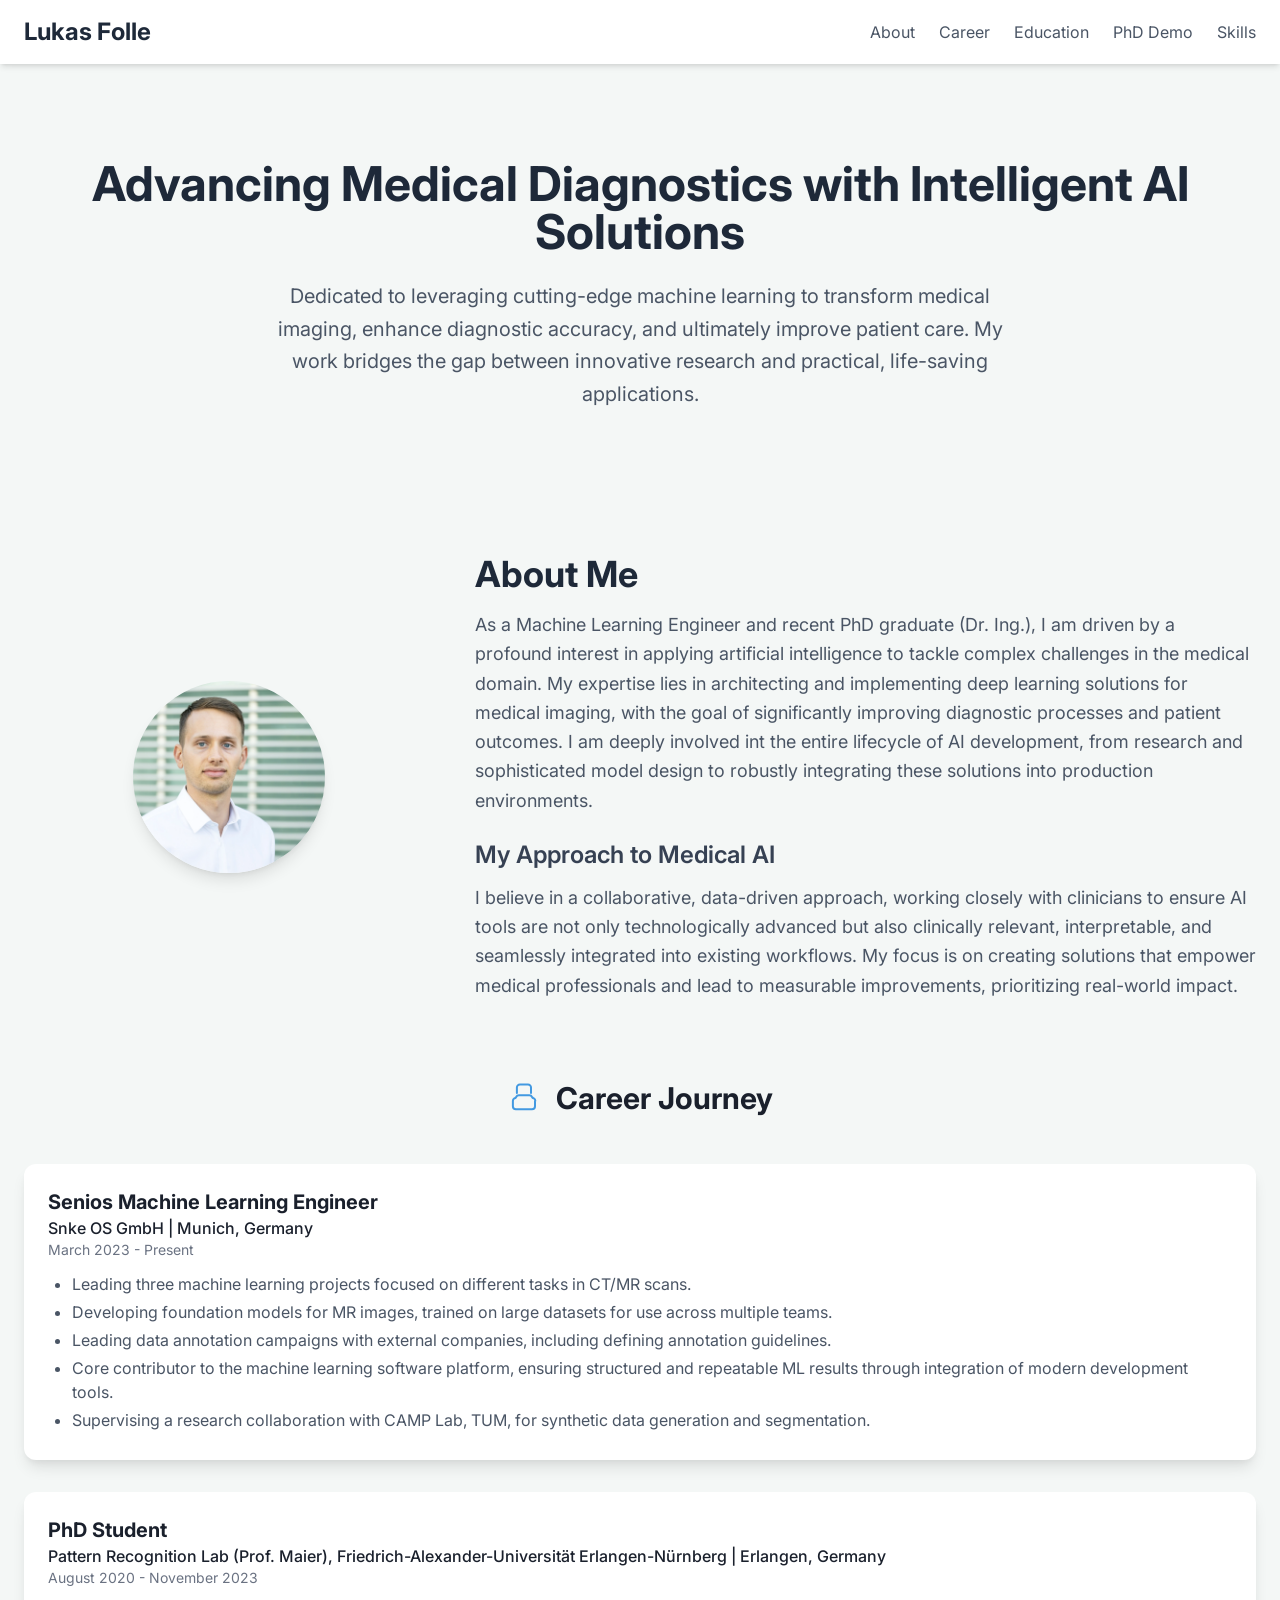
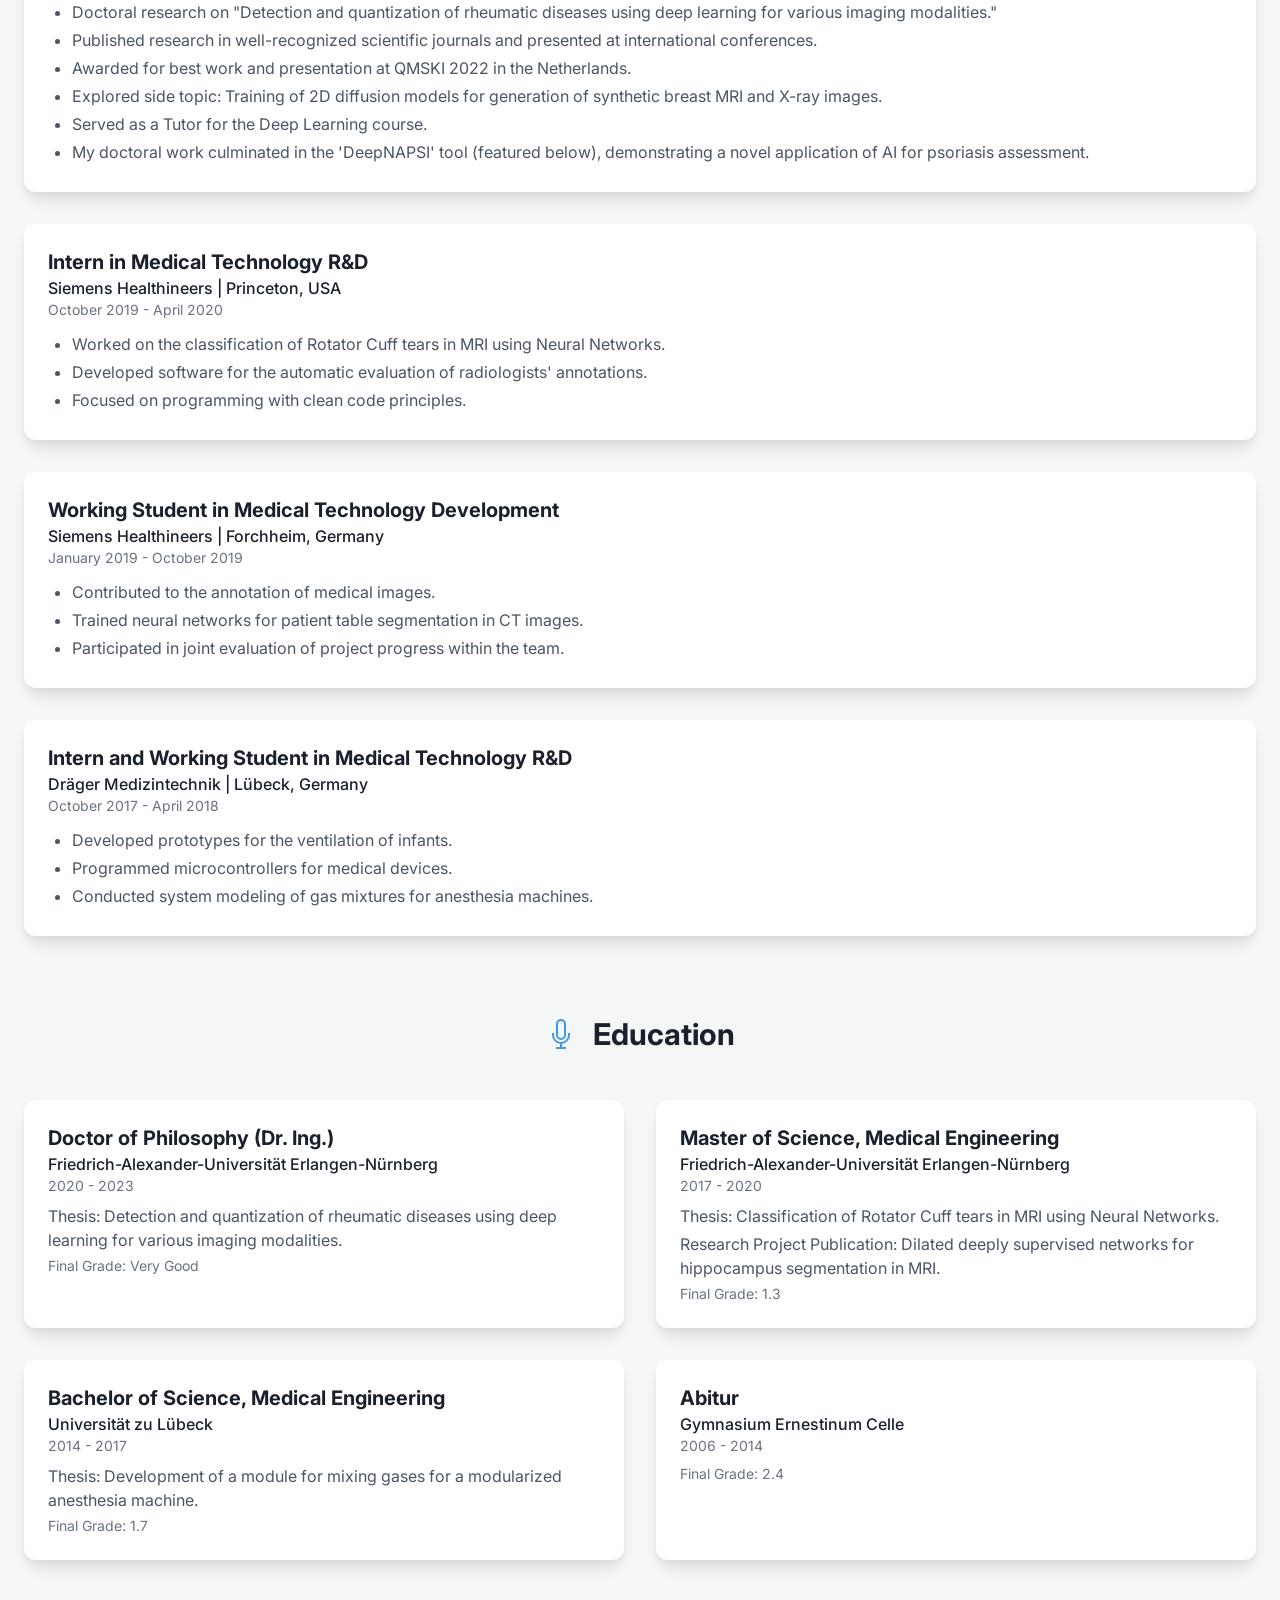
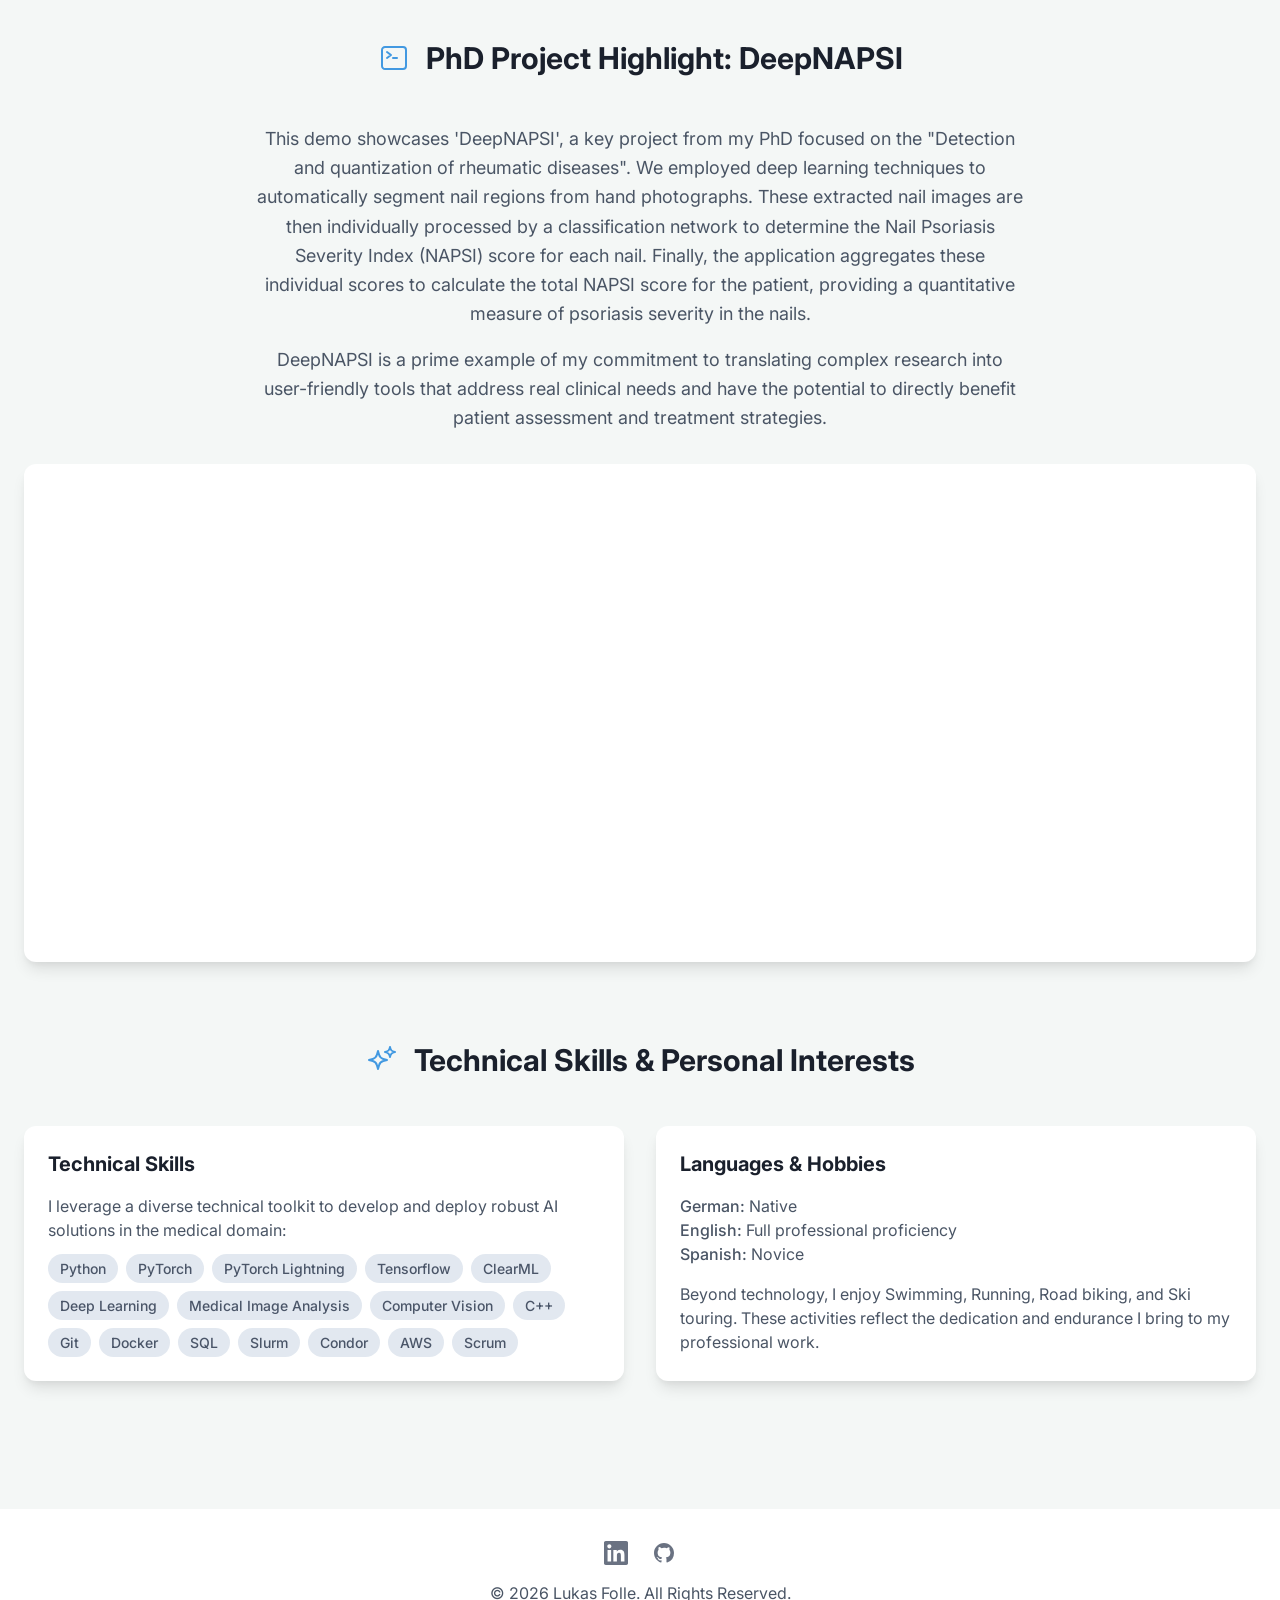
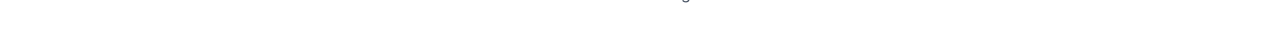
<file: index.html>
<!DOCTYPE html>
<html lang="en">

<head>
    <!-- Basic Meta Tags -->
    <meta charset="UTF-8">
    <meta name="viewport" content="width=device-width, initial-scale=1.0">
    <title>Lukas Folle - Machine Learning Engineer in Medical AI</title>

    <!-- SEO Meta Tags -->
    <meta name="description"
        content="Personal website of Dr. Lukas Folle, a Machine Learning Engineer and PhD graduate specializing in AI applications for medical imaging and diagnostics. Explore his career, education, projects, and vision for AI in medicine.">
    <meta name="keywords"
        content="Lukas Folle, Machine Learning Engineer, AI, Deep Learning, Medical Imaging, PhD, Pytorch, Tensorflow, Medical AI, Healthcare AI, Germany, Snke, Siemens Healthineers, Dräger">
    <link rel="canonical" href="https://lukasfolle.de/">

    <!-- Open Graph / Social Media Meta Tags -->
    <meta property="og:title" content="Lukas Folle - Machine Learning Engineer in Medical AI">
    <meta property="og:description"
        content="Personal website of Dr. Lukas Folle, a Machine Learning Engineer specializing in AI for medical imaging and advancing healthcare diagnostics.">
    <meta property="og:image" content="https://lukasfolle.de/assets/img/ProfilePhoto.png">
    <meta property="og:url" content="https://lukasfolle.de/">
    <meta property="og:type" content="website">

    <!-- Font Loading Optimization -->
    <link rel="preconnect" href="https://fonts.googleapis.com">
    <link rel="preconnect" href="https://fonts.gstatic.com" crossorigin>
    <link href="https://fonts.googleapis.com/css2?family=Inter:wght@400;500;700&display=swap" rel="stylesheet">

    <!-- Tailwind CSS -->
    <link href="src/output.css" rel="stylesheet">

    <!-- Custom Styles & Dark Mode Script -->
    <style>
        body {
            font-family: 'Inter', sans-serif;
            background-color: #f4f7f6;
            color: #1a202c;
            transition: background-color 0.3s, color 0.3s;
        }

        /* Light mode styles are default */
        .card {
            background-color: #ffffff;
            border-radius: 0.75rem;
            box-shadow: 0 10px 15px -3px rgba(0, 0, 0, 0.1), 0 4px 6px -2px rgba(0, 0, 0, 0.05);
            transition: transform 0.3s, box-shadow 0.3s, background-color 0.3s;
        }

        .card:hover {
            transform: translateY(-5px);
            box-shadow: 0 20px 25px -5px rgba(0, 0, 0, 0.1), 0 10px 10px -5px rgba(0, 0, 0, 0.04);
        }

        .tag {
            background-color: #e2e8f0;
            color: #4a5568;
            padding: 0.25rem 0.75rem;
            border-radius: 9999px;
            font-size: 0.875rem;
            font-weight: 500;
            transition: background-color 0.3s, color 0.3s;
        }

        /* Dark mode styles */
        .dark body {
            background-color: #1a202c;
            color: #e2e8f0;
        }

        .dark .card {
            background-color: #2d3748;
            box-shadow: 0 10px 15px -3px rgba(0, 0, 0, 0.3), 0 4px 6px -2px rgba(0, 0, 0, 0.15);
        }

        .dark .card:hover {
            box-shadow: 0 20px 25px -5px rgba(0, 0, 0, 0.3), 0 10px 10px -5px rgba(0, 0, 0, 0.1);
        }

        .dark .tag {
            background-color: #4a5568;
            color: #e2e8f0;
        }

        .dark header,
        .dark footer {
            background-color: #2d3748;
            /* Used for mobile menu background as well */
            border-color: #4a5568;
        }

        .dark h1,
        .dark h2,
        .dark h3,
        .dark .section-title,
        .dark .hero-title {
            color: #ffffff;
        }

        .dark p,
        .dark li,
        .dark a,
        .dark .text-gray-600,
        .dark .hero-subtitle,
        .dark .text-gray-500 {
            color: #cbd5e0;
        }

        .dark a:hover {
            color: #ffffff;
        }

        .dark .icon-color {
            color: #90cdf4;
            /* A nice blue for dark mode icons */
        }

        .icon-color {
            color: #4299e1;
            /* A nice blue for light mode icons */
        }

        /* Animation */
        .fade-in {
            animation: fadeIn 1s ease-in-out;
        }

        @keyframes fadeIn {
            from {
                opacity: 0;
                transform: translateY(20px);
            }

            to {
                opacity: 1;
                transform: translateY(0);
            }
        }

        .card ul {
            list-style-type: disc;
            padding-left: 1.5rem;
            /* Indent list items */
            margin-top: 0.5rem;
        }

        .card ul li {
            margin-bottom: 0.25rem;
        }

        /* Print CV Header - Hidden by default, shown for print */
        .print-cv-header {
            display: none;
        }

        @media print {
            body {
                font-family: 'Times New Roman', Times, serif !important;
                /* More traditional CV font */
                background-color: #ffffff !important;
                color: #000000 !important;
                font-size: 10pt !important;
                margin: 20mm !important;
                /* Standard A4 margins */
                padding: 0 !important;
                -webkit-print-color-adjust: exact !important;
                /* Ensure colors print in Chrome/Safari */
                print-color-adjust: exact !important;
                /* Standard */
            }

            header,
            footer,
            #phd-demo,
            nav>div:not(#main-nav-links),
            #mobile-menu-button

            /* Nav links container and mobile button */
                {
                display: none !important;
            }

            #main-nav-links {
                /* Ensure nav links are hidden in print if they were somehow visible */
                display: none !important;
            }

            .text-center .flex.justify-center.items-center.gap-4>svg {
                /* Decorative icons next to section titles */
                display: none !important;
            }

            .text-center .flex.justify-center.items-center.gap-4 {
                /* Container for icon + title */
                justify-content: flex-start !important;
                /* Align title left */
                margin-bottom: 10px !important;
                /* Ensure consistent spacing after title */
            }

            .text-center.mb-12 {
                margin-bottom: 1rem !important;
                /* Reduce bottom margin for section title containers */
            }


            .print-cv-header {
                display: block !important;
                text-align: left;
                margin-bottom: 20px;
                padding-bottom: 10px;
                border-bottom: 1px solid #000;
            }

            .print-cv-header h1 {
                font-family: 'Times New Roman', Times, serif !important;
                font-size: 18pt !important;
                font-weight: bold !important;
                color: #000 !important;
                margin-bottom: 5px !important;
            }

            .print-cv-header p {
                font-family: 'Times New Roman', Times, serif !important;
                font-size: 10pt !important;
                color: #000 !important;
                margin: 2px 0 !important;
            }

            .print-cv-header a {
                color: #000 !important;
                text-decoration: underline !important;
            }

            #hero {
                text-align: left !important;
                padding: 0 0 15px 0 !important;
                margin-bottom: 15px !important;
            }

            .hero-title {
                font-family: 'Times New Roman', Times, serif !important;
                font-size: 16pt !important;
                text-align: left !important;
                color: #000000 !important;
                margin-bottom: 5px !important;
            }

            .hero-subtitle {
                font-family: 'Times New Roman', Times, serif !important;
                font-size: 10pt !important;
                text-align: left !important;
                color: #000000 !important;
                max-width: 100% !important;
                line-height: 1.4 !important;
            }

            main.container {
                padding: 0 !important;
                margin: 0 !important;
                width: 100% !important;
                max-width: 100% !important;
            }

            section {
                margin-bottom: 20px !important;
                /* Increased space between sections */
                page-break-inside: avoid !important;
            }

            #about .flex-col,
            #about .md\:flex-row {
                /* About me section with image and text */
                flex-direction: column !important;
                /* Stack image and text */
                align-items: flex-start !important;
            }

            #about picture,
            #about img {
                display: none !important;
                /* Hide profile image for a more traditional CV feel */
            }

            #about .md\:w-1\/3,
            #about .md\:w-2\/3 {
                width: 100% !important;
                padding-left: 0 !important;
                text-align: left !important;
            }

            #about .md\:w-2\/3 h2.section-title {
                /* About me title */
                font-family: 'Times New Roman', Times, serif !important;
                font-size: 14pt !important;
                margin-top: 0 !important;
                /* Remove top margin if image is hidden */
                margin-bottom: 8px !important;
            }

            #about .md\:w-2\/3 h3.section-title {
                /* "My Approach" title */
                font-family: 'Times New Roman', Times, serif !important;
                font-size: 12pt !important;
                font-weight: bold !important;
                margin-bottom: 5px !important;
            }

            #about p {
                font-family: 'Times New Roman', Times, serif !important;
                font-size: 10pt !important;
                line-height: 1.4 !important;
                margin-bottom: 10px !important;
            }


            .section-title {
                font-family: 'Times New Roman', Times, serif !important;
                font-size: 14pt !important;
                text-align: left !important;
                font-weight: bold !important;
                color: #000000 !important;
                margin-bottom: 10px !important;
            }

            .card {
                background-color: #ffffff !important;
                border: 1px solid #cccccc !important;
                box-shadow: none !important;
                padding: 10px !important;
                margin-bottom: 10px !important;
                page-break-inside: avoid !important;
                border-radius: 0 !important;
            }

            .card:hover {
                transform: none !important;
            }

            .card h3 {
                /* Job titles, degree names */
                font-family: 'Times New Roman', Times, serif !important;
                font-size: 12pt !important;
                font-weight: bold !important;
                color: #000000 !important;
                margin-bottom: 2px !important;
            }

            .card p,
            .card ul li,
            .card .text-gray-600,
            .card .text-sm.text-gray-500 {
                font-family: 'Times New Roman', Times, serif !important;
                font-size: 10pt !important;
                color: #000000 !important;
                line-height: 1.4 !important;
                margin-bottom: 2px !important;
            }

            .card .text-sm.text-gray-500 {
                /* Dates, locations */
                margin-bottom: 4px !important;
                /* More space after dates/location line */
            }

            .card ul {
                padding-left: 20px !important;
                /* Standard bullet indentation */
                list-style-type: disc !important;
                margin-top: 5px !important;
            }

            .card ul li {
                margin-bottom: 3px !important;
            }

            .grid,
            .md\:grid-cols-2 {
                /* For education and skills sections */
                display: block !important;
                /* Stack items */
                grid-template-columns: repeat(1, minmax(0, 1fr)) !important;
            }

            .grid>div.card,
            .md\:grid-cols-2>div.card {
                /* Ensure cards in grid take full width */
                width: 100% !important;
                box-sizing: border-box;
                /* Ensure padding/border included in width */
                margin-bottom: 10px !important;
            }

            .tag {
                background-color: #eeeeee !important;
                color: #000000 !important;
                border: 1px solid #dddddd !important;
                padding: 2px 5px !important;
                font-size: 9pt !important;
                border-radius: 4px !important;
                font-family: 'Times New Roman', Times, serif !important;
                display: inline-block;
                margin: 2px;
            }

            .flex.flex-wrap.gap-2 {
                display: flex;
                flex-wrap: wrap;
                gap: 5px;
                /* Adjust gap for print if needed */
            }

            a {
                color: #000000 !important;
                text-decoration: none !important;
            }

            a[href^="http"]:not(.print-cv-header a):after,
            a[href^="mailto"]:not(.print-cv-header a):after {
                /* content: " (" attr(href) ")"; Consider showing URLs for non-header links if desired */
                /* font-size: 9pt; */
            }

            .fade-in {
                animation: none !important;
                opacity: 1 !important;
                transform: none !important;
            }

            h1,
            h2,
            h3,
            p,
            li,
            span,
            div {
                /* Reset Inter font globally for print */
                font-family: 'Times New Roman', Times, serif !important;
            }

            .font-bold {
                font-weight: bold !important;
            }

            .font-medium {
                font-weight: 500 !important;
            }

            /* Times doesn't have as many weights */
            .leading-relaxed {
                line-height: 1.5 !important;
            }

        }
    </style>
    <script>
        // This script runs before content render to prevent a flash of unstyled content.
        const themeSwitch = () => {
            if (localStorage.getItem('theme') === 'dark' || (!('theme' in localStorage) && window.matchMedia('(prefers-color-scheme: dark)').matches)) {
                document.documentElement.classList.add('dark');
            } else {
                document.documentElement.classList.remove('dark');
            }
        };
        themeSwitch();
        window.matchMedia('(prefers-color-scheme: dark)').addEventListener('change', themeSwitch);
    </script>
    <script type="importmap">
    {
      "imports": {
        "react/": "https://esm.sh/react@^19.1.0/"
      }
    }
    </script>

    <link rel="icon" type="image/png" href="assets/favicon/favicon-96x96.png" sizes="96x96" />
    <link rel="icon" type="image/svg+xml" href="assets/favicon/favicon.svg" />
    <link rel="shortcut icon" href="assets/favicon/favicon.ico" />
    <link rel="apple-touch-icon" sizes="180x180" href="assets/favicon/apple-touch-icon.png" />
    <link rel="manifest" href="assets/favicon/site.webmanifest" />
</head>

<body class="antialiased">

    <!-- CV Header for Print Only -->
    <div class="print-cv-header">
        <h1>Dr. Ing. Lukas Folle</h1>
        <p>LinkedIn: <a href="https://www.linkedin.com/in/lukas-folle/" target="_blank">linkedin.com/in/lukas-folle</a>
        </p>
    </div>


    <!-- Header -->
    <header class="bg-white shadow-md transition sticky top-0 z-50">
        <nav class="container mx-auto px-6 py-4 flex justify-between items-center">
            <h1 class="text-2xl font-bold text-gray-800">Lukas Folle</h1>

            <!-- Mobile menu button -->
            <div class="md:hidden">
                <button id="mobile-menu-button" type="button"
                    class="text-gray-600 dark:text-gray-300 hover:text-gray-800 dark:hover:text-white focus:outline-none"
                    aria-label="Toggle menu" aria-expanded="false" aria-controls="main-nav-links">
                    <svg id="hamburger-icon" class="w-6 h-6" fill="none" stroke="currentColor" viewBox="0 0 24 24"
                        xmlns="http://www.w3.org/2000/svg">
                        <path stroke-linecap="round" stroke-linejoin="round" stroke-width="2"
                            d="M4 6h16M4 12h16M4 18h16"></path>
                    </svg>
                    <svg id="close-icon" class="w-6 h-6 hidden" fill="none" stroke="currentColor" viewBox="0 0 24 24"
                        xmlns="http://www.w3.org/2000/svg">
                        <path stroke-linecap="round" stroke-linejoin="round" stroke-width="2" d="M6 18L18 6M6 6l12 12">
                        </path>
                    </svg>
                </button>
            </div>

            <!-- Navigation Links -->
            <div id="main-nav-links"
                class="hidden absolute md:static top-[64px] left-0 w-full md:w-auto md:flex md:items-center bg-white dark:bg-[#2d3748] md:bg-transparent dark:md:bg-transparent shadow-lg md:shadow-none py-2 md:py-0 md:space-x-6">
                <a href="#about"
                    class="block text-center md:text-left px-6 py-3 md:p-0 text-gray-600 hover:text-gray-800 dark:text-gray-300 dark:hover:text-white transition">About</a>
                <a href="#career"
                    class="block text-center md:text-left px-6 py-3 md:p-0 text-gray-600 hover:text-gray-800 dark:text-gray-300 dark:hover:text-white transition">Career</a>
                <a href="#education"
                    class="block text-center md:text-left px-6 py-3 md:p-0 text-gray-600 hover:text-gray-800 dark:text-gray-300 dark:hover:text-white transition">Education</a>
                <a href="#phd-demo"
                    class="block text-center md:text-left px-6 py-3 md:p-0 text-gray-600 hover:text-gray-800 dark:text-gray-300 dark:hover:text-white transition">PhD
                    Demo</a>
                <a href="#personal"
                    class="block text-center md:text-left px-6 py-3 md:p-0 text-gray-600 hover:text-gray-800 dark:text-gray-300 dark:hover:text-white transition">Skills</a>
            </div>
        </nav>
    </header>

    <!-- Hero Section -->
    <section id="hero" class="py-16 md:py-24 text-center fade-in">
        <div class="container mx-auto px-6">
            <h2 class="text-4xl md:text-5xl font-bold text-gray-800 mb-6 hero-title">Advancing Medical Diagnostics with
                Intelligent AI Solutions</h2>
            <p class="text-xl text-gray-600 leading-relaxed md:max-w-3xl mx-auto hero-subtitle">
                Dedicated to leveraging cutting-edge machine learning to transform medical imaging, enhance diagnostic
                accuracy, and ultimately improve patient care. My work bridges the gap between innovative research and
                practical, life-saving applications.
            </p>
        </div>
    </section>

    <!-- Main Content -->
    <main class="container mx-auto px-6 py-12">

        <!-- About Me Section -->
        <section id="about" class="fade-in mb-20">
            <div class="flex flex-col md:flex-row items-center">
                <div class="md:w-1/3 mb-8 md:mb-0 text-center">
                    <picture>
                        <source srcset="assets/img/ProfilePhoto.webp" type="image/webp">
                        <source srcset="assets/img/ProfilePhoto.png" type="image/png">
                        <img src="assets/img/ProfilePhoto.png"
                            alt="Profile picture of Lukas Folle, Machine Learning Engineer specializing in Medical AI"
                            class="rounded-full shadow-lg mx-auto w-48 h-48 object-cover" width="192" height="192"
                            loading="lazy">
                    </picture>
                </div>
                <div class="md:w-2/3 md:pl-10">
                    <h2 class="text-4xl font-bold text-gray-800 mb-4 section-title">About Me</h2>
                    <p class="text-lg text-gray-600 leading-relaxed mb-6">
                        As a Machine Learning Engineer and recent PhD graduate (Dr. Ing.), I am driven by a profound
                        interest in applying artificial intelligence to tackle complex challenges in the medical domain.
                        My expertise lies in architecting and implementing deep learning solutions for medical imaging,
                        with the goal of significantly improving diagnostic processes and patient outcomes. I am deeply
                        involved int the entire lifecycle of AI development, from research and sophisticated model
                        design to robustly integrating these solutions into production environments.
                    </p>
                    <h3 class="text-2xl font-semibold text-gray-700 mb-3 section-title">My Approach to Medical AI</h3>
                    <p class="text-lg text-gray-600 leading-relaxed">
                        I believe in a collaborative, data-driven approach, working closely with clinicians to ensure AI
                        tools are not only technologically advanced but also clinically relevant, interpretable, and
                        seamlessly integrated into existing workflows. My focus is on creating solutions that empower
                        medical professionals and lead to measurable improvements, prioritizing real-world impact.
                    </p>
                </div>
            </div>
        </section>

        <!-- Career Section -->
        <section id="career" class="fade-in mb-20">
            <div class="text-center mb-12">
                <div class="flex justify-center items-center gap-4">
                    <svg class="w-8 h-8 icon-color" xmlns="http://www.w3.org/2000/svg" fill="none" viewBox="0 0 24 24"
                        stroke-width="1.5" stroke="currentColor">
                        <path stroke-linecap="round" stroke-linejoin="round"
                            d="M20.25 14.15v4.07a2.25 2.25 0 0 1-2.25 2.25H5.92a2.25 2.25 0 0 1-2.25-2.25v-4.07a2.25 2.25 0 0 1 .92-1.75l.205-.137a2.25 2.25 0 0 0 1.121-.67l.205-.342a2.25 2.25 0 0 1 2.121-1.34H15.92a2.25 2.25 0 0 1 2.121 1.34l.205.342a2.25 2.25 0 0 0 1.12.67l.206.137a2.25 2.25 0 0 1 .92 1.75Z" />
                        <path stroke-linecap="round" stroke-linejoin="round"
                            d="M17.25 8.25V4.125a2.25 2.25 0 0 0-2.25-2.25H8.92a2.25 2.25 0 0 0-2.25 2.25v4.125" />
                    </svg>
                    <h2 class="text-3xl font-bold section-title">Career Journey</h2>
                </div>
            </div>
            <div class="space-y-8">
                <div class="card p-6">
                    <h3 class="text-xl font-bold">Senios Machine Learning Engineer</h3>
                    <p class="text-md font-medium">Snke OS GmbH | Munich, Germany</p>
                    <p class="text-sm text-gray-500 mb-3">March 2023 - Present</p>
                    <ul class="text-gray-600 space-y-1">
                        <li>Leading three machine learning projects focused on different tasks in CT/MR scans.</li>
                        <li>Developing foundation models for MR images, trained on large datasets for use across
                            multiple teams.</li>
                        <li>Leading data annotation campaigns with external companies, including defining annotation
                            guidelines.</li>
                        <li>Core contributor to the machine learning software platform, ensuring structured and
                            repeatable ML results through integration of modern development tools.</li>
                        <li>Supervising a research collaboration with CAMP Lab, TUM, for synthetic data generation and
                            segmentation.</li>
                    </ul>
                </div>
                <div class="card p-6">
                    <h3 class="text-xl font-bold">PhD Student</h3>
                    <p class="text-md font-medium">Pattern Recognition Lab (Prof. Maier),
                        Friedrich-Alexander-Universität Erlangen-Nürnberg | Erlangen, Germany</p>
                    <p class="text-sm text-gray-500 mb-3">August 2020 - November 2023</p>
                    <ul class="text-gray-600 space-y-1">
                        <li>Doctoral research on "Detection and quantization of rheumatic diseases using deep learning
                            for various imaging modalities."</li>
                        <li>Published research in well-recognized scientific journals and presented at international
                            conferences.</li>
                        <li>Awarded for best work and presentation at QMSKI 2022 in the Netherlands.</li>
                        <li>Explored side topic: Training of 2D diffusion models for generation of synthetic breast MRI
                            and X-ray images.</li>
                        <li>Served as a Tutor for the Deep Learning course.</li>
                        <li>My doctoral work culminated in the 'DeepNAPSI' tool (featured below), demonstrating a novel
                            application of AI for psoriasis assessment.</li>
                    </ul>
                </div>
                <div class="card p-6">
                    <h3 class="text-xl font-bold">Intern in Medical Technology R&D</h3>
                    <p class="text-md font-medium">Siemens Healthineers | Princeton, USA</p>
                    <p class="text-sm text-gray-500 mb-3">October 2019 - April 2020</p>
                    <ul class="text-gray-600 space-y-1">
                        <li>Worked on the classification of Rotator Cuff tears in MRI using Neural Networks.</li>
                        <li>Developed software for the automatic evaluation of radiologists' annotations.</li>
                        <li>Focused on programming with clean code principles.</li>
                    </ul>
                </div>
                <div class="card p-6">
                    <h3 class="text-xl font-bold">Working Student in Medical Technology Development</h3>
                    <p class="text-md font-medium">Siemens Healthineers | Forchheim, Germany</p>
                    <p class="text-sm text-gray-500 mb-3">January 2019 - October 2019</p>
                    <ul class="text-gray-600 space-y-1">
                        <li>Contributed to the annotation of medical images.</li>
                        <li>Trained neural networks for patient table segmentation in CT images.</li>
                        <li>Participated in joint evaluation of project progress within the team.</li>
                    </ul>
                </div>
                <div class="card p-6">
                    <h3 class="text-xl font-bold">Intern and Working Student in Medical Technology R&D</h3>
                    <p class="text-md font-medium">Dräger Medizintechnik | Lübeck, Germany</p>
                    <p class="text-sm text-gray-500 mb-3">October 2017 - April 2018</p>
                    <ul class="text-gray-600 space-y-1">
                        <li>Developed prototypes for the ventilation of infants.</li>
                        <li>Programmed microcontrollers for medical devices.</li>
                        <li>Conducted system modeling of gas mixtures for anesthesia machines.</li>
                    </ul>
                </div>
            </div>
        </section>

        <!-- Education Section -->
        <section id="education" class="fade-in mb-20">
            <div class="text-center mb-12">
                <div class="flex justify-center items-center gap-4">
                    <svg class="w-8 h-8 icon-color" xmlns="http://www.w3.org/2000/svg" fill="none" viewBox="0 0 24 24"
                        stroke-width="1.5" stroke="currentColor">
                        <path
                            d="M12 18.75a6 6 0 0 0 6-6v-1.5m-6 7.5a6 6 0 0 1-6-6v-1.5m6 7.5v3.75m-3.75 0h7.5M12 15.75a3 3 0 0 1-3-3V4.5a3 3 0 0 1 6 0v8.25a3 3 0 0 1-3 3Z" />
                    </svg>
                    <h2 class="text-3xl font-bold section-title">Education</h2>
                </div>
            </div>
            <div class="grid md:grid-cols-2 gap-8">
                <div class="card p-6">
                    <h3 class="text-xl font-bold">Doctor of Philosophy (Dr. Ing.)</h3>
                    <p class="text-md font-medium">Friedrich-Alexander-Universität Erlangen-Nürnberg</p>
                    <p class="text-sm text-gray-500 mb-2">2020 - 2023</p>
                    <p class="text-gray-600">Thesis: Detection and quantization of rheumatic diseases using deep
                        learning for various imaging modalities.</p>
                    <p class="text-sm text-gray-500 mt-1">Final Grade: Very Good</p>
                </div>
                <div class="card p-6">
                    <h3 class="text-xl font-bold">Master of Science, Medical Engineering</h3>
                    <p class="text-md font-medium">Friedrich-Alexander-Universität Erlangen-Nürnberg</p>
                    <p class="text-sm text-gray-500 mb-2">2017 - 2020</p>
                    <p class="text-gray-600">Thesis: Classification of Rotator Cuff tears in MRI using Neural Networks.
                    </p>
                    <p class="text-gray-600 mt-1">Research Project Publication: Dilated deeply supervised networks for
                        hippocampus segmentation in MRI.</p>
                    <p class="text-sm text-gray-500 mt-1">Final Grade: 1.3</p>
                </div>
                <div class="card p-6">
                    <h3 class="text-xl font-bold">Bachelor of Science, Medical Engineering</h3>
                    <p class="text-md font-medium">Universität zu Lübeck</p>
                    <p class="text-sm text-gray-500 mb-2">2014 - 2017</p>
                    <p class="text-gray-600">Thesis: Development of a module for mixing gases for a modularized
                        anesthesia machine.</p>
                    <p class="text-sm text-gray-500 mt-1">Final Grade: 1.7</p>
                </div>
                <div class="card p-6">
                    <h3 class="text-xl font-bold">Abitur</h3>
                    <p class="text-md font-medium">Gymnasium Ernestinum Celle</p>
                    <p class="text-sm text-gray-500 mb-2">2006 - 2014</p>
                    <p class="text-sm text-gray-500">Final Grade: 2.4</p>
                </div>
            </div>
        </section>

        <!-- PhD Project Demo Section -->
        <section id="phd-demo" class="fade-in mb-20">
            <div class="text-center mb-12">
                <div class="flex justify-center items-center gap-4">
                    <svg class="w-8 h-8 icon-color" xmlns="http://www.w3.org/2000/svg" fill="none" viewBox="0 0 24 24"
                        stroke-width="1.5" stroke="currentColor">
                        <path stroke-linecap="round" stroke-linejoin="round"
                            d="M6.75 7.5l3 2.25-3 2.25m4.5 0h3m-9 8.25h13.5A2.25 2.25 0 0 0 21 18V6a2.25 2.25 0 0 0-2.25-2.25H5.25A2.25 2.25 0 0 0 3 6v12a2.25 2.25 0 0 0 2.25 2.25Z" />
                    </svg>
                    <h2 class="text-3xl font-bold section-title">PhD Project Highlight: DeepNAPSI</h2>
                </div>
            </div>
            <p class="text-lg text-gray-600 leading-relaxed mb-4 text-center md:max-w-3xl mx-auto">
                This demo showcases 'DeepNAPSI', a key project from my PhD focused on the "Detection and quantization of
                rheumatic diseases". We employed deep learning techniques to automatically segment nail regions from
                hand photographs. These extracted nail images are then individually processed by a classification
                network to determine the Nail Psoriasis Severity Index (NAPSI) score for each nail. Finally, the
                application aggregates these individual scores to calculate the total NAPSI score for the patient,
                providing a quantitative measure of psoriasis severity in the nails.
            </p>
            <p class="text-lg text-gray-600 leading-relaxed mb-8 text-center md:max-w-3xl mx-auto">
                DeepNAPSI is a prime example of my commitment to translating complex research into user-friendly tools
                that address real clinical needs and have the potential to directly benefit patient assessment and
                treatment strategies.
            </p>
            <div class="card p-6 flex justify-center">
                <iframe src="https://lfolle-deepnapsi.hf.space" frameborder="0"
                    style="width: 100%; max-width: 850px; height: 450px; min-height: 450px; border: none;"
                    title="PhD Project Demo - DeepNAPSI"
                    allow="accelerometer; ambient-light-sensor; autoplay; camera; encrypted-media; geolocation; gyroscope; hid; microphone; midi; payment; usb; vr; xr-spatial-tracking"
                    sandbox="allow-forms allow-modals allow-popups allow-popups-to-escape-sandbox allow-presentation allow-same-origin allow-scripts"
                    loading="lazy"></iframe>
            </div>
        </section>

        <!-- Personal Section -->
        <section id="personal" class="fade-in">
            <div class="text-center mb-12">
                <div class="flex justify-center items-center gap-4">
                    <svg class="w-8 h-8 icon-color" xmlns="http://www.w3.org/2000/svg" fill="none" viewBox="0 0 24 24"
                        stroke-width="1.5" stroke="currentColor">
                        <path stroke-linecap="round" stroke-linejoin="round"
                            d="M9.813 15.904 9 18.75l-.813-2.846a4.5 4.5 0 0 0-3.09-3.09L2.25 12l2.846-.813a4.5 4.5 0 0 0 3.09-3.09L9 5.25l.813 2.846a4.5 4.5 0 0 0 3.09 3.09L15.75 12l-2.846.813a4.5 4.5 0 0 0-3.09 3.09ZM18.259 8.715 18 9.75l-.259-1.035a3.375 3.375 0 0 0-2.455-2.456L14.25 6l1.036-.259a3.375 3.375 0 0 0 2.455-2.456L18 2.25l.259 1.035a3.375 3.375 0 0 0 2.456 2.456L21.75 6l-1.035.259a3.375 3.375 0 0 0-2.456 2.456Z" />
                    </svg>
                    <h2 class="text-3xl font-bold section-title">Technical Skills & Personal Interests</h2>
                </div>
            </div>
            <div class="grid md:grid-cols-2 gap-8">
                <div class="card p-6">
                    <h3 class="text-xl font-bold mb-4">Technical Skills</h3>
                    <p class="text-gray-600 mb-3">I leverage a diverse technical toolkit to develop and deploy robust AI
                        solutions in the medical domain:</p>
                    <div class="flex flex-wrap gap-2">
                        <span class="tag">Python</span><span class="tag">PyTorch</span><span class="tag">PyTorch
                            Lightning</span><span class="tag">Tensorflow</span><span class="tag">ClearML</span><span
                            class="tag">Deep Learning</span><span class="tag">Medical Image Analysis</span><span
                            class="tag">Computer Vision</span><span class="tag">C++</span><span
                            class="tag">Git</span><span class="tag">Docker</span><span class="tag">SQL</span><span
                            class="tag">Slurm</span><span class="tag">Condor</span><span class="tag">AWS</span><span
                            class="tag">Scrum</span>
                    </div>
                </div>
                <div class="card p-6">
                    <h3 class="text-xl font-bold mb-4">Languages & Hobbies</h3>
                    <div class="mb-4">
                        <p class="text-gray-600"><strong class="font-medium">German:</strong> Native</p>
                        <p class="text-gray-600"><strong class="font-medium">English:</strong> Full professional
                            proficiency</p>
                        <p class="text-gray-600"><strong class="font-medium">Spanish:</strong> Novice</p>
                    </div>
                    <div>
                        <p class="text-gray-600">Beyond technology, I enjoy Swimming, Running, Road biking, and Ski
                            touring. These activities reflect the dedication and endurance I bring to my professional
                            work.</p>
                    </div>
                </div>
            </div>
        </section>

    </main>

    <!-- Footer -->
    <footer class="bg-white mt-20 transition">
        <div class="container mx-auto px-6 py-8 text-center">
            <div class="flex justify-center space-x-6 mb-4">
                <a href="https://de.linkedin.com/in/lukas-folle" target="_blank" rel="noopener noreferrer"
                    class="text-gray-500 hover:text-gray-800 transition" aria-label="Lukas Folle on LinkedIn">
                    <span class="sr-only">LinkedIn</span>
                    <svg class="w-6 h-6" fill="currentColor" viewBox="0 0 24 24" aria-hidden="true">
                        <path
                            d="M20.447 20.452h-3.554v-5.569c0-1.328-.027-3.037-1.852-3.037-1.853 0-2.136 1.445-2.136 2.939v5.667H9.351V9h3.414v1.561h.046c.477-.9 1.637-1.85 3.37-1.85 3.601 0 4.267 2.37 4.267 5.455v6.286zM5.337 7.433c-1.144 0-2.063-.926-2.063-2.065 0-1.138.92-2.063 2.063-2.063 1.14 0 2.064.925 2.064 2.063 0 1.139-.925 2.065-2.064 2.065zm1.782 13.019H3.555V9h3.564v11.452zM22.225 0H1.771C.792 0 0 .774 0 1.729v20.542C0 23.227.792 24 1.771 24h20.451C23.2 24 24 23.227 24 22.271V1.729C24 .774 23.2 0 22.222 0h.003z" />
                    </svg>
                </a>
                <a href="https://github.com/lukasfolle" target="_blank" rel="noopener noreferrer"
                    class="text-gray-500 hover:text-gray-800 transition" aria-label="Lukas Folle on GitHub">
                    <span class="sr-only">GitHub</span>
                    <svg class="w-6 h-6" fill="currentColor" viewBox="0 0 24 24" aria-hidden="true">
                        <path fill-rule="evenodd"
                            d="M12 2C6.477 2 2 6.477 2 12c0 4.418 2.865 8.168 6.839 9.492.5.092.682-.217.682-.482 0-.237-.009-.868-.014-1.703-2.782.605-3.369-1.343-3.369-1.343-.454-1.158-1.11-1.466-1.11-1.466-.908-.62.069-.608.069-.608 1.003.07 1.531 1.032 1.531 1.032.892 1.53 2.341 1.088 2.91.832.092-.647.35-1.088.636-1.338-2.22-.253-4.555-1.113-4.555-4.951 0-1.093.39-1.988 1.031-2.688-.103-.253-.446-1.272.098-2.65 0 0 .84-.27 2.75 1.026A9.564 9.564 0 0112 6.844c.85.004 1.705.115 2.504.337 1.909-1.296 2.747-1.027 2.747-1.027.546 1.378.203 2.398.1 2.65.64.7 1.028 1.595 1.028 2.688 0 3.848-2.338 4.695-4.566 4.943.359.309.678.92.678 1.855 0 1.338-.012 2.419-.012 2.747 0 .268.18.58.688.482A10.001 10.001 0 0022 12c0-5.523-4.477-10-10-10z"
                            clip-rule="evenodd" />
                    </svg>
                </a>
            </div>
            <p class="text-gray-600">&copy; <span id="year"></span> Lukas Folle. All Rights Reserved.</p>
        </div>
    </footer>
    <script>

        const yearSpan = document.getElementById('year');
        if (yearSpan) {
            yearSpan.textContent = new Date().getFullYear();
        }
        const mobileMenuButton = document.getElementById('mobile-menu-button');
        const mainNavLinks = document.getElementById('main-nav-links');
        const hamburgerIcon = document.getElementById('hamburger-icon');
        const closeIcon = document.getElementById('close-icon');

        if (mobileMenuButton && mainNavLinks && hamburgerIcon && closeIcon) {
            mobileMenuButton.addEventListener('click', () => {
                const menuIsCurrentlyHidden = mainNavLinks.classList.contains('hidden');

                mainNavLinks.classList.toggle('hidden');
                hamburgerIcon.classList.toggle('hidden');
                closeIcon.classList.toggle('hidden');

                if (menuIsCurrentlyHidden) { // Menu was hidden, now it's open
                    mobileMenuButton.setAttribute('aria-expanded', 'true');
                    document.body.style.overflow = 'hidden'; // Prevent scrolling when menu is open
                } else { // Menu was open, now it's closed
                    mobileMenuButton.setAttribute('aria-expanded', 'false');
                    document.body.style.overflow = ''; // Restore scrolling
                }
            });

            const menuLinks = mainNavLinks.querySelectorAll('a');
            menuLinks.forEach(link => {
                link.addEventListener('click', () => {
                    // Only try to close if the mobile menu is potentially open (i.e. on smaller screens)
                    if (window.innerWidth < 768) { // 768px is Tailwind's 'md' breakpoint
                        // Check if the menu is actually open before trying to close it
                        if (!mainNavLinks.classList.contains('hidden')) {
                            mainNavLinks.classList.add('hidden');
                            hamburgerIcon.classList.remove('hidden');
                            closeIcon.classList.add('hidden');
                            mobileMenuButton.setAttribute('aria-expanded', 'false');
                            document.body.style.overflow = ''; // Restore scrolling
                        }
                    }
                });
            });
        }
    </script>
</body>

</html>
</file>
<file: src/output.css>
/*! tailwindcss v4.1.8 | MIT License | https://tailwindcss.com */
@layer properties{@supports (((-webkit-hyphens:none)) and (not (margin-trim:inline))) or ((-moz-orient:inline) and (not (color:rgb(from red r g b)))){*,:before,:after,::backdrop{--tw-rotate-x:initial;--tw-rotate-y:initial;--tw-rotate-z:initial;--tw-skew-x:initial;--tw-skew-y:initial;--tw-space-y-reverse:0;--tw-space-x-reverse:0;--tw-border-style:solid;--tw-leading:initial;--tw-font-weight:initial;--tw-shadow:0 0 #0000;--tw-shadow-color:initial;--tw-shadow-alpha:100%;--tw-inset-shadow:0 0 #0000;--tw-inset-shadow-color:initial;--tw-inset-shadow-alpha:100%;--tw-ring-color:initial;--tw-ring-shadow:0 0 #0000;--tw-inset-ring-color:initial;--tw-inset-ring-shadow:0 0 #0000;--tw-ring-inset:initial;--tw-ring-offset-width:0px;--tw-ring-offset-color:#fff;--tw-ring-offset-shadow:0 0 #0000}}}@layer theme{:root,:host{--font-sans:ui-sans-serif,system-ui,sans-serif,"Apple Color Emoji","Segoe UI Emoji","Segoe UI Symbol","Noto Color Emoji";--font-mono:ui-monospace,SFMono-Regular,Menlo,Monaco,Consolas,"Liberation Mono","Courier New",monospace;--color-gray-300:oklch(87.2% .01 258.338);--color-gray-500:oklch(55.1% .027 264.364);--color-gray-600:oklch(44.6% .03 256.802);--color-gray-700:oklch(37.3% .034 259.733);--color-gray-800:oklch(27.8% .033 256.848);--color-white:#fff;--spacing:.25rem;--container-3xl:48rem;--text-sm:.875rem;--text-sm--line-height:calc(1.25/.875);--text-lg:1.125rem;--text-lg--line-height:calc(1.75/1.125);--text-xl:1.25rem;--text-xl--line-height:calc(1.75/1.25);--text-2xl:1.5rem;--text-2xl--line-height:calc(2/1.5);--text-3xl:1.875rem;--text-3xl--line-height:calc(2.25/1.875);--text-4xl:2.25rem;--text-4xl--line-height:calc(2.5/2.25);--text-5xl:3rem;--text-5xl--line-height:1;--font-weight-medium:500;--font-weight-semibold:600;--font-weight-bold:700;--leading-relaxed:1.625;--default-transition-duration:.15s;--default-transition-timing-function:cubic-bezier(.4,0,.2,1);--default-font-family:var(--font-sans);--default-mono-font-family:var(--font-mono)}}@layer base{*,:after,:before,::backdrop{box-sizing:border-box;border:0 solid;margin:0;padding:0}::file-selector-button{box-sizing:border-box;border:0 solid;margin:0;padding:0}html,:host{-webkit-text-size-adjust:100%;tab-size:4;line-height:1.5;font-family:var(--default-font-family,ui-sans-serif,system-ui,sans-serif,"Apple Color Emoji","Segoe UI Emoji","Segoe UI Symbol","Noto Color Emoji");font-feature-settings:var(--default-font-feature-settings,normal);font-variation-settings:var(--default-font-variation-settings,normal);-webkit-tap-highlight-color:transparent}hr{height:0;color:inherit;border-top-width:1px}abbr:where([title]){-webkit-text-decoration:underline dotted;text-decoration:underline dotted}h1,h2,h3,h4,h5,h6{font-size:inherit;font-weight:inherit}a{color:inherit;-webkit-text-decoration:inherit;-webkit-text-decoration:inherit;-webkit-text-decoration:inherit;text-decoration:inherit}b,strong{font-weight:bolder}code,kbd,samp,pre{font-family:var(--default-mono-font-family,ui-monospace,SFMono-Regular,Menlo,Monaco,Consolas,"Liberation Mono","Courier New",monospace);font-feature-settings:var(--default-mono-font-feature-settings,normal);font-variation-settings:var(--default-mono-font-variation-settings,normal);font-size:1em}small{font-size:80%}sub,sup{vertical-align:baseline;font-size:75%;line-height:0;position:relative}sub{bottom:-.25em}sup{top:-.5em}table{text-indent:0;border-color:inherit;border-collapse:collapse}:-moz-focusring{outline:auto}progress{vertical-align:baseline}summary{display:list-item}ol,ul,menu{list-style:none}img,svg,video,canvas,audio,iframe,embed,object{vertical-align:middle;display:block}img,video{max-width:100%;height:auto}button,input,select,optgroup,textarea{font:inherit;font-feature-settings:inherit;font-variation-settings:inherit;letter-spacing:inherit;color:inherit;opacity:1;background-color:#0000;border-radius:0}::file-selector-button{font:inherit;font-feature-settings:inherit;font-variation-settings:inherit;letter-spacing:inherit;color:inherit;opacity:1;background-color:#0000;border-radius:0}:where(select:is([multiple],[size])) optgroup{font-weight:bolder}:where(select:is([multiple],[size])) optgroup option{padding-inline-start:20px}::file-selector-button{margin-inline-end:4px}::placeholder{opacity:1}@supports (not ((-webkit-appearance:-apple-pay-button))) or (contain-intrinsic-size:1px){::placeholder{color:currentColor}@supports (color:color-mix(in lab, red, red)){::placeholder{color:color-mix(in oklab,currentcolor 50%,transparent)}}}textarea{resize:vertical}::-webkit-search-decoration{-webkit-appearance:none}::-webkit-date-and-time-value{min-height:1lh;text-align:inherit}::-webkit-datetime-edit{display:inline-flex}::-webkit-datetime-edit-fields-wrapper{padding:0}::-webkit-datetime-edit{padding-block:0}::-webkit-datetime-edit-year-field{padding-block:0}::-webkit-datetime-edit-month-field{padding-block:0}::-webkit-datetime-edit-day-field{padding-block:0}::-webkit-datetime-edit-hour-field{padding-block:0}::-webkit-datetime-edit-minute-field{padding-block:0}::-webkit-datetime-edit-second-field{padding-block:0}::-webkit-datetime-edit-millisecond-field{padding-block:0}::-webkit-datetime-edit-meridiem-field{padding-block:0}:-moz-ui-invalid{box-shadow:none}button,input:where([type=button],[type=reset],[type=submit]){appearance:button}::file-selector-button{appearance:button}::-webkit-inner-spin-button{height:auto}::-webkit-outer-spin-button{height:auto}[hidden]:where(:not([hidden=until-found])){display:none!important}}@layer components;@layer utilities{.visible{visibility:visible}.sr-only{clip:rect(0,0,0,0);white-space:nowrap;border-width:0;width:1px;height:1px;margin:-1px;padding:0;position:absolute;overflow:hidden}.absolute{position:absolute}.sticky{position:sticky}.top-0{top:calc(var(--spacing)*0)}.top-\[64px\]{top:64px}.left-0{left:calc(var(--spacing)*0)}.z-50{z-index:50}.container{width:100%}@media (min-width:40rem){.container{max-width:40rem}}@media (min-width:48rem){.container{max-width:48rem}}@media (min-width:64rem){.container{max-width:64rem}}@media (min-width:80rem){.container{max-width:80rem}}@media (min-width:96rem){.container{max-width:96rem}}.mx-auto{margin-inline:auto}.mt-1{margin-top:calc(var(--spacing)*1)}.mt-20{margin-top:calc(var(--spacing)*20)}.mb-2{margin-bottom:calc(var(--spacing)*2)}.mb-3{margin-bottom:calc(var(--spacing)*3)}.mb-4{margin-bottom:calc(var(--spacing)*4)}.mb-6{margin-bottom:calc(var(--spacing)*6)}.mb-8{margin-bottom:calc(var(--spacing)*8)}.mb-12{margin-bottom:calc(var(--spacing)*12)}.mb-20{margin-bottom:calc(var(--spacing)*20)}.block{display:block}.flex{display:flex}.grid{display:grid}.hidden{display:none}.table{display:table}.h-6{height:calc(var(--spacing)*6)}.h-8{height:calc(var(--spacing)*8)}.h-48{height:calc(var(--spacing)*48)}.w-6{width:calc(var(--spacing)*6)}.w-8{width:calc(var(--spacing)*8)}.w-48{width:calc(var(--spacing)*48)}.w-full{width:100%}.transform{transform:var(--tw-rotate-x,)var(--tw-rotate-y,)var(--tw-rotate-z,)var(--tw-skew-x,)var(--tw-skew-y,)}.flex-col{flex-direction:column}.flex-wrap{flex-wrap:wrap}.items-center{align-items:center}.justify-between{justify-content:space-between}.justify-center{justify-content:center}.gap-2{gap:calc(var(--spacing)*2)}.gap-4{gap:calc(var(--spacing)*4)}.gap-8{gap:calc(var(--spacing)*8)}:where(.space-y-1>:not(:last-child)){--tw-space-y-reverse:0;margin-block-start:calc(calc(var(--spacing)*1)*var(--tw-space-y-reverse));margin-block-end:calc(calc(var(--spacing)*1)*calc(1 - var(--tw-space-y-reverse)))}:where(.space-y-8>:not(:last-child)){--tw-space-y-reverse:0;margin-block-start:calc(calc(var(--spacing)*8)*var(--tw-space-y-reverse));margin-block-end:calc(calc(var(--spacing)*8)*calc(1 - var(--tw-space-y-reverse)))}:where(.space-x-6>:not(:last-child)){--tw-space-x-reverse:0;margin-inline-start:calc(calc(var(--spacing)*6)*var(--tw-space-x-reverse));margin-inline-end:calc(calc(var(--spacing)*6)*calc(1 - var(--tw-space-x-reverse)))}.rounded-full{border-radius:3.40282e38px}.border{border-style:var(--tw-border-style);border-width:1px}.bg-white{background-color:var(--color-white)}.object-cover{object-fit:cover}.p-6{padding:calc(var(--spacing)*6)}.px-6{padding-inline:calc(var(--spacing)*6)}.py-2{padding-block:calc(var(--spacing)*2)}.py-3{padding-block:calc(var(--spacing)*3)}.py-4{padding-block:calc(var(--spacing)*4)}.py-8{padding-block:calc(var(--spacing)*8)}.py-12{padding-block:calc(var(--spacing)*12)}.py-16{padding-block:calc(var(--spacing)*16)}.text-center{text-align:center}.text-2xl{font-size:var(--text-2xl);line-height:var(--tw-leading,var(--text-2xl--line-height))}.text-3xl{font-size:var(--text-3xl);line-height:var(--tw-leading,var(--text-3xl--line-height))}.text-4xl{font-size:var(--text-4xl);line-height:var(--tw-leading,var(--text-4xl--line-height))}.text-lg{font-size:var(--text-lg);line-height:var(--tw-leading,var(--text-lg--line-height))}.text-sm{font-size:var(--text-sm);line-height:var(--tw-leading,var(--text-sm--line-height))}.text-xl{font-size:var(--text-xl);line-height:var(--tw-leading,var(--text-xl--line-height))}.leading-relaxed{--tw-leading:var(--leading-relaxed);line-height:var(--leading-relaxed)}.font-bold{--tw-font-weight:var(--font-weight-bold);font-weight:var(--font-weight-bold)}.font-medium{--tw-font-weight:var(--font-weight-medium);font-weight:var(--font-weight-medium)}.font-semibold{--tw-font-weight:var(--font-weight-semibold);font-weight:var(--font-weight-semibold)}.text-gray-500{color:var(--color-gray-500)}.text-gray-600{color:var(--color-gray-600)}.text-gray-700{color:var(--color-gray-700)}.text-gray-800{color:var(--color-gray-800)}.underline{text-decoration-line:underline}.antialiased{-webkit-font-smoothing:antialiased;-moz-osx-font-smoothing:grayscale}.shadow-lg{--tw-shadow:0 10px 15px -3px var(--tw-shadow-color,#0000001a),0 4px 6px -4px var(--tw-shadow-color,#0000001a);box-shadow:var(--tw-inset-shadow),var(--tw-inset-ring-shadow),var(--tw-ring-offset-shadow),var(--tw-ring-shadow),var(--tw-shadow)}.shadow-md{--tw-shadow:0 4px 6px -1px var(--tw-shadow-color,#0000001a),0 2px 4px -2px var(--tw-shadow-color,#0000001a);box-shadow:var(--tw-inset-shadow),var(--tw-inset-ring-shadow),var(--tw-ring-offset-shadow),var(--tw-ring-shadow),var(--tw-shadow)}.transition{transition-property:color,background-color,border-color,outline-color,text-decoration-color,fill,stroke,--tw-gradient-from,--tw-gradient-via,--tw-gradient-to,opacity,box-shadow,transform,translate,scale,rotate,filter,-webkit-backdrop-filter,backdrop-filter,display,visibility,content-visibility,overlay,pointer-events;transition-timing-function:var(--tw-ease,var(--default-transition-timing-function));transition-duration:var(--tw-duration,var(--default-transition-duration))}@media (hover:hover){.hover\:text-gray-800:hover{color:var(--color-gray-800)}}.focus\:outline-none:focus{--tw-outline-style:none;outline-style:none}@media (min-width:48rem){.md\:static{position:static}.md\:mb-0{margin-bottom:calc(var(--spacing)*0)}.md\:flex{display:flex}.md\:hidden{display:none}.md\:w-1\/3{width:33.3333%}.md\:w-2\/3{width:66.6667%}.md\:w-auto{width:auto}.md\:max-w-3xl{max-width:var(--container-3xl)}.md\:grid-cols-2{grid-template-columns:repeat(2,minmax(0,1fr))}.md\:flex-row{flex-direction:row}.md\:items-center{align-items:center}:where(.md\:space-x-6>:not(:last-child)){--tw-space-x-reverse:0;margin-inline-start:calc(calc(var(--spacing)*6)*var(--tw-space-x-reverse));margin-inline-end:calc(calc(var(--spacing)*6)*calc(1 - var(--tw-space-x-reverse)))}.md\:bg-transparent{background-color:#0000}.md\:p-0{padding:calc(var(--spacing)*0)}.md\:py-0{padding-block:calc(var(--spacing)*0)}.md\:py-24{padding-block:calc(var(--spacing)*24)}.md\:pl-10{padding-left:calc(var(--spacing)*10)}.md\:text-left{text-align:left}.md\:text-5xl{font-size:var(--text-5xl);line-height:var(--tw-leading,var(--text-5xl--line-height))}.md\:shadow-none{--tw-shadow:0 0 #0000;box-shadow:var(--tw-inset-shadow),var(--tw-inset-ring-shadow),var(--tw-ring-offset-shadow),var(--tw-ring-shadow),var(--tw-shadow)}}@media (prefers-color-scheme:dark){.dark\:bg-\[\#2d3748\]{background-color:#2d3748}.dark\:text-gray-300{color:var(--color-gray-300)}@media (hover:hover){.dark\:hover\:text-white:hover{color:var(--color-white)}}@media (min-width:48rem){.dark\:md\:bg-transparent{background-color:#0000}}}}@property --tw-rotate-x{syntax:"*";inherits:false}@property --tw-rotate-y{syntax:"*";inherits:false}@property --tw-rotate-z{syntax:"*";inherits:false}@property --tw-skew-x{syntax:"*";inherits:false}@property --tw-skew-y{syntax:"*";inherits:false}@property --tw-space-y-reverse{syntax:"*";inherits:false;initial-value:0}@property --tw-space-x-reverse{syntax:"*";inherits:false;initial-value:0}@property --tw-border-style{syntax:"*";inherits:false;initial-value:solid}@property --tw-leading{syntax:"*";inherits:false}@property --tw-font-weight{syntax:"*";inherits:false}@property --tw-shadow{syntax:"*";inherits:false;initial-value:0 0 #0000}@property --tw-shadow-color{syntax:"*";inherits:false}@property --tw-shadow-alpha{syntax:"<percentage>";inherits:false;initial-value:100%}@property --tw-inset-shadow{syntax:"*";inherits:false;initial-value:0 0 #0000}@property --tw-inset-shadow-color{syntax:"*";inherits:false}@property --tw-inset-shadow-alpha{syntax:"<percentage>";inherits:false;initial-value:100%}@property --tw-ring-color{syntax:"*";inherits:false}@property --tw-ring-shadow{syntax:"*";inherits:false;initial-value:0 0 #0000}@property --tw-inset-ring-color{syntax:"*";inherits:false}@property --tw-inset-ring-shadow{syntax:"*";inherits:false;initial-value:0 0 #0000}@property --tw-ring-inset{syntax:"*";inherits:false}@property --tw-ring-offset-width{syntax:"<length>";inherits:false;initial-value:0}@property --tw-ring-offset-color{syntax:"*";inherits:false;initial-value:#fff}@property --tw-ring-offset-shadow{syntax:"*";inherits:false;initial-value:0 0 #0000}
</file>
